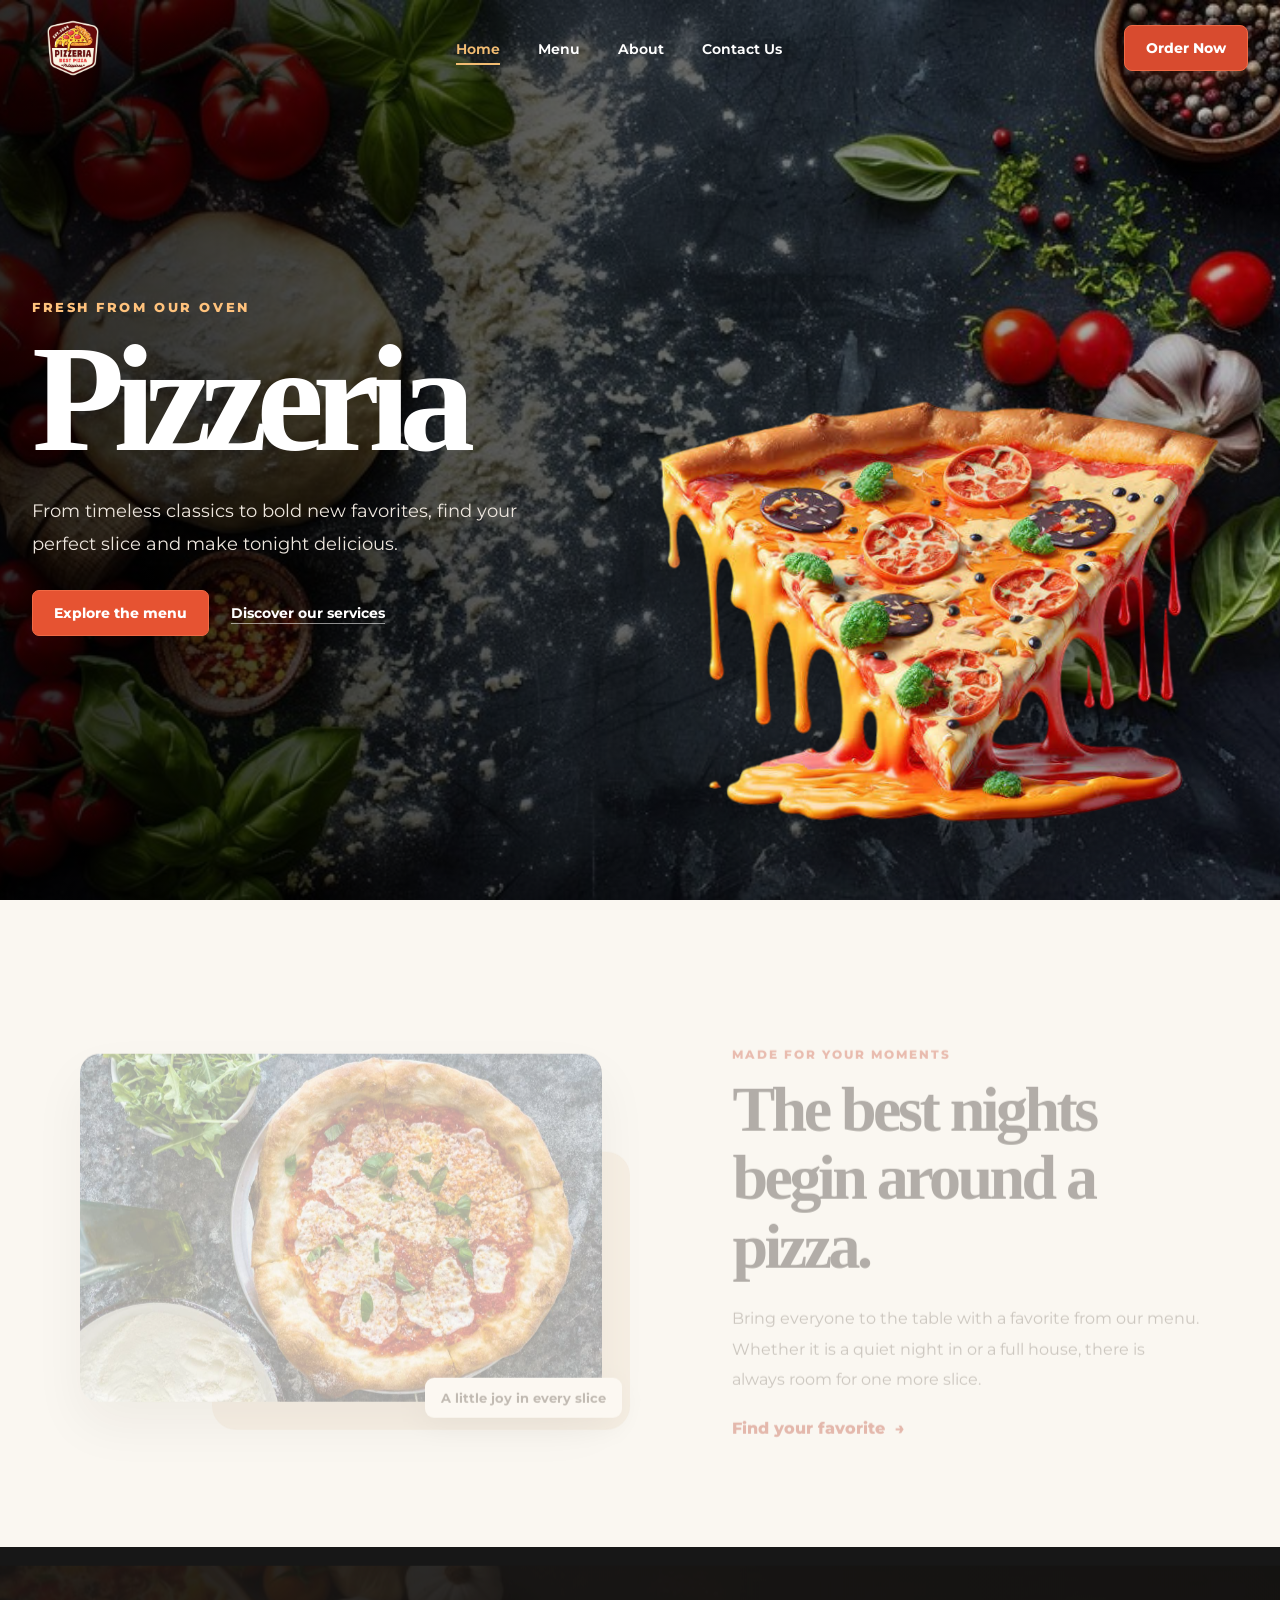
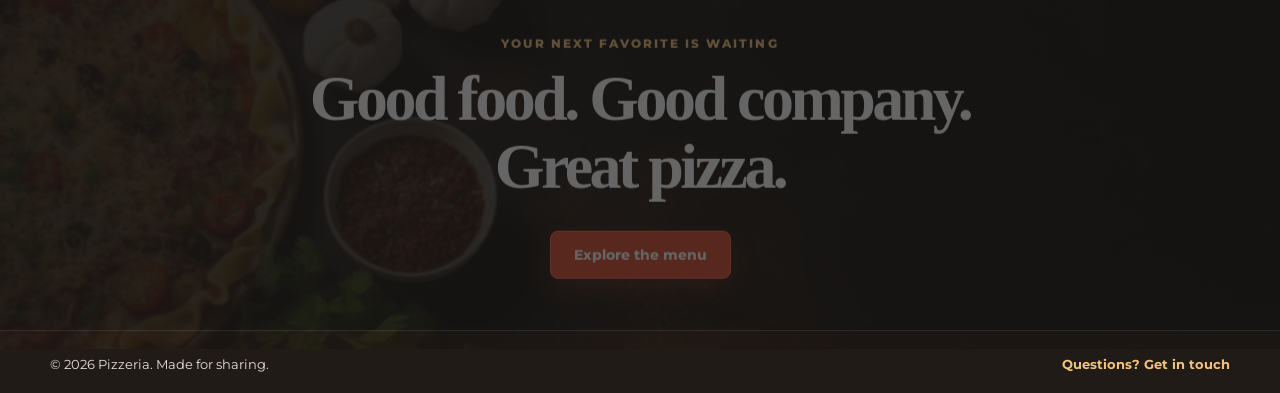
<file: index.html>
<!DOCTYPE html>
<html lang="en">
<head>
    <meta charset="UTF-8">
    <meta name="viewport" content="width=device-width, initial-scale=1">
    <meta http-equiv="refresh" content="0; url=home.html">
    <link rel="canonical" href="home.html">
    <title>Pizzeria</title>
</head>
<body>
    <p>Opening Pizzeria… <a href="home.html">Continue to the home page</a>.</p>
</body>
</html>
</file>
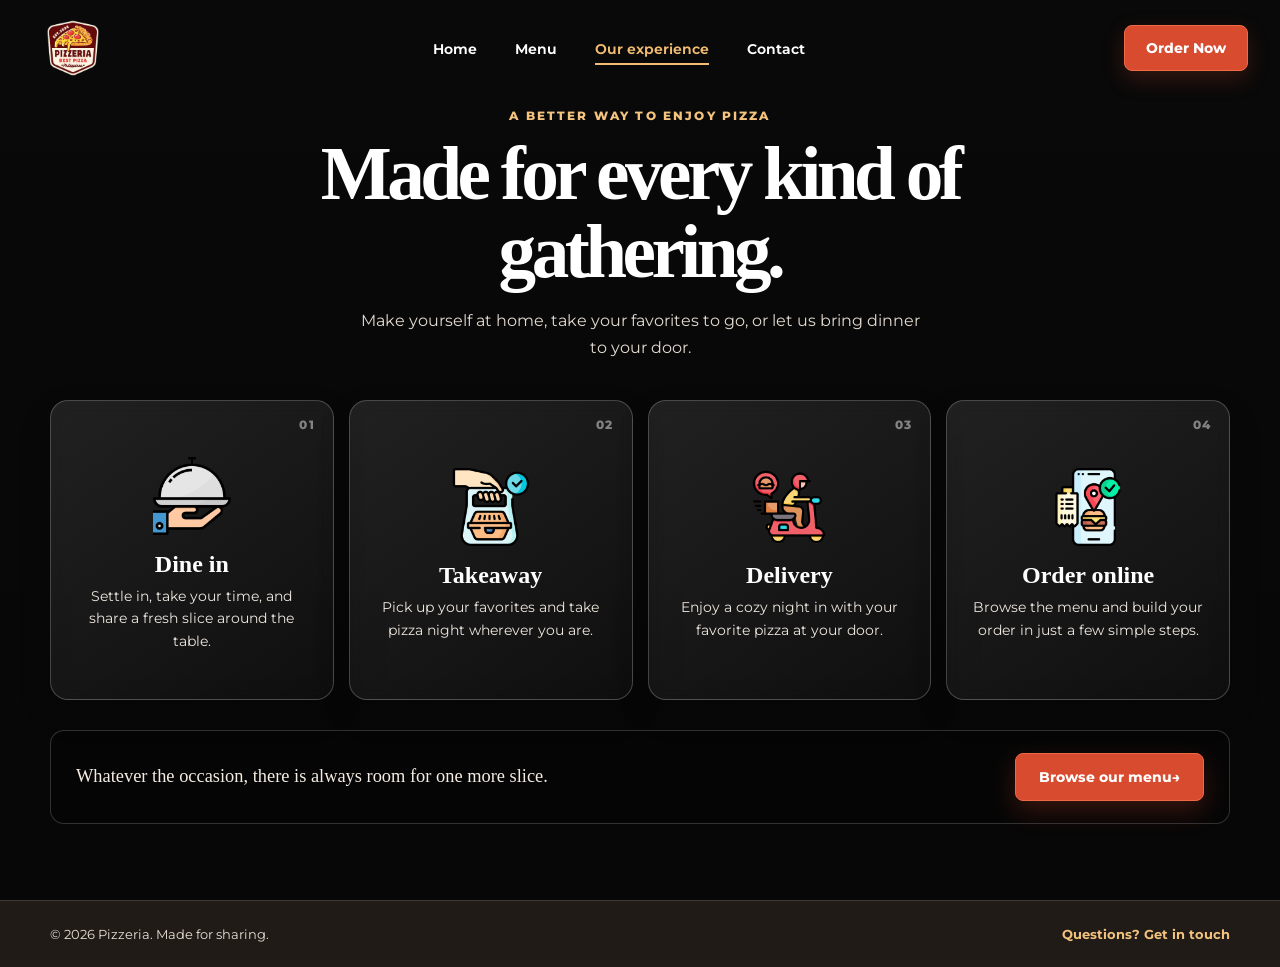
<file: about.html>
<!DOCTYPE html>
<html lang="en">
<head>
    <meta charset="UTF-8">
    <meta name="viewport" content="width=device-width, initial-scale=1">
    <meta name="description" content="Explore Pizzeria's dine-in, takeaway, delivery and online ordering options.">
    <meta name="theme-color" content="#171717">
    <title>Our Experience | Pizzeria</title>
    <link rel="icon" href="fav.ico.png" type="image/png">
    <link rel="preconnect" href="https://fonts.googleapis.com">
    <link rel="preconnect" href="https://fonts.gstatic.com" crossorigin>
    <link href="https://fonts.googleapis.com/css2?family=Montserrat:wght@400;500;600;700;800&display=swap" rel="stylesheet">
    <link rel="stylesheet" href="style.css">
    <link rel="stylesheet" href="brand.css">
</head>
<body>
    <main class="hero">
        <video autoplay loop muted playsinline class="pizzavid" aria-hidden="true">
            <source src="vid.mp4" type="video/mp4">
        </video>
        <nav aria-label="Main navigation">
            <a class="logo" href="home.html"><img src="logo.png" alt="Pizzeria home"></a>
            <ul>
                <li><a href="home.html">Home</a></li>
                <li><a href="ordernow.html">Menu</a></li>
                <li><a href="about.html" aria-current="page">Our experience</a></li>
                <li><a href="contact.html">Contact</a></li>
            </ul>
            <a class="nav-cta" href="ordernow.html">Order Now</a>
        </nav>

        <section class="container services-page" aria-labelledby="servicesTitle">
            <header class="services-intro" data-reveal>
                <p class="section-kicker">A BETTER WAY TO ENJOY PIZZA</p>
                <h1 id="servicesTitle">Made for every kind of gathering.</h1>
                <p>Make yourself at home, take your favorites to go, or let us bring dinner to your door.</p>
            </header>
            <div class="all-services">
                <article class="service" data-reveal>
                    <span class="service-number">01</span>
                    <img src="dine.png" alt="" aria-hidden="true">
                    <h2 class="title">Dine in</h2>
                    <p class="subcontent">Settle in, take your time, and share a fresh slice around the table.</p>
                </article>
                <article class="service" data-reveal>
                    <span class="service-number">02</span>
                    <img src="takeout.png" alt="" aria-hidden="true">
                    <h2 class="title">Takeaway</h2>
                    <p class="subcontent">Pick up your favorites and take pizza night wherever you are.</p>
                </article>
                <article class="service" data-reveal>
                    <span class="service-number">03</span>
                    <img src="deliver.png" alt="" aria-hidden="true">
                    <h2 class="title">Delivery</h2>
                    <p class="subcontent">Enjoy a cozy night in with your favorite pizza at your door.</p>
                </article>
                <article class="service" data-reveal>
                    <span class="service-number">04</span>
                    <img src="order.png" alt="" aria-hidden="true">
                    <h2 class="title">Order online</h2>
                    <p class="subcontent">Browse the menu and build your order in just a few simple steps.</p>
                </article>
            </div>
            <div class="services-cta" data-reveal>
                <p>Whatever the occasion, there is always room for one more slice.</p>
                <a class="brand-cta" href="ordernow.html">Browse our menu <span aria-hidden="true">→</span></a>
            </div>
        </section>
    </main>
    <footer class="site-footer">
        <p>© <span data-current-year>2026</span> Pizzeria. Made for sharing.</p>
        <a href="contact.html">Questions? Get in touch</a>
    </footer>
    <script src="site.js" defer></script>
</body>
</html>
</file>
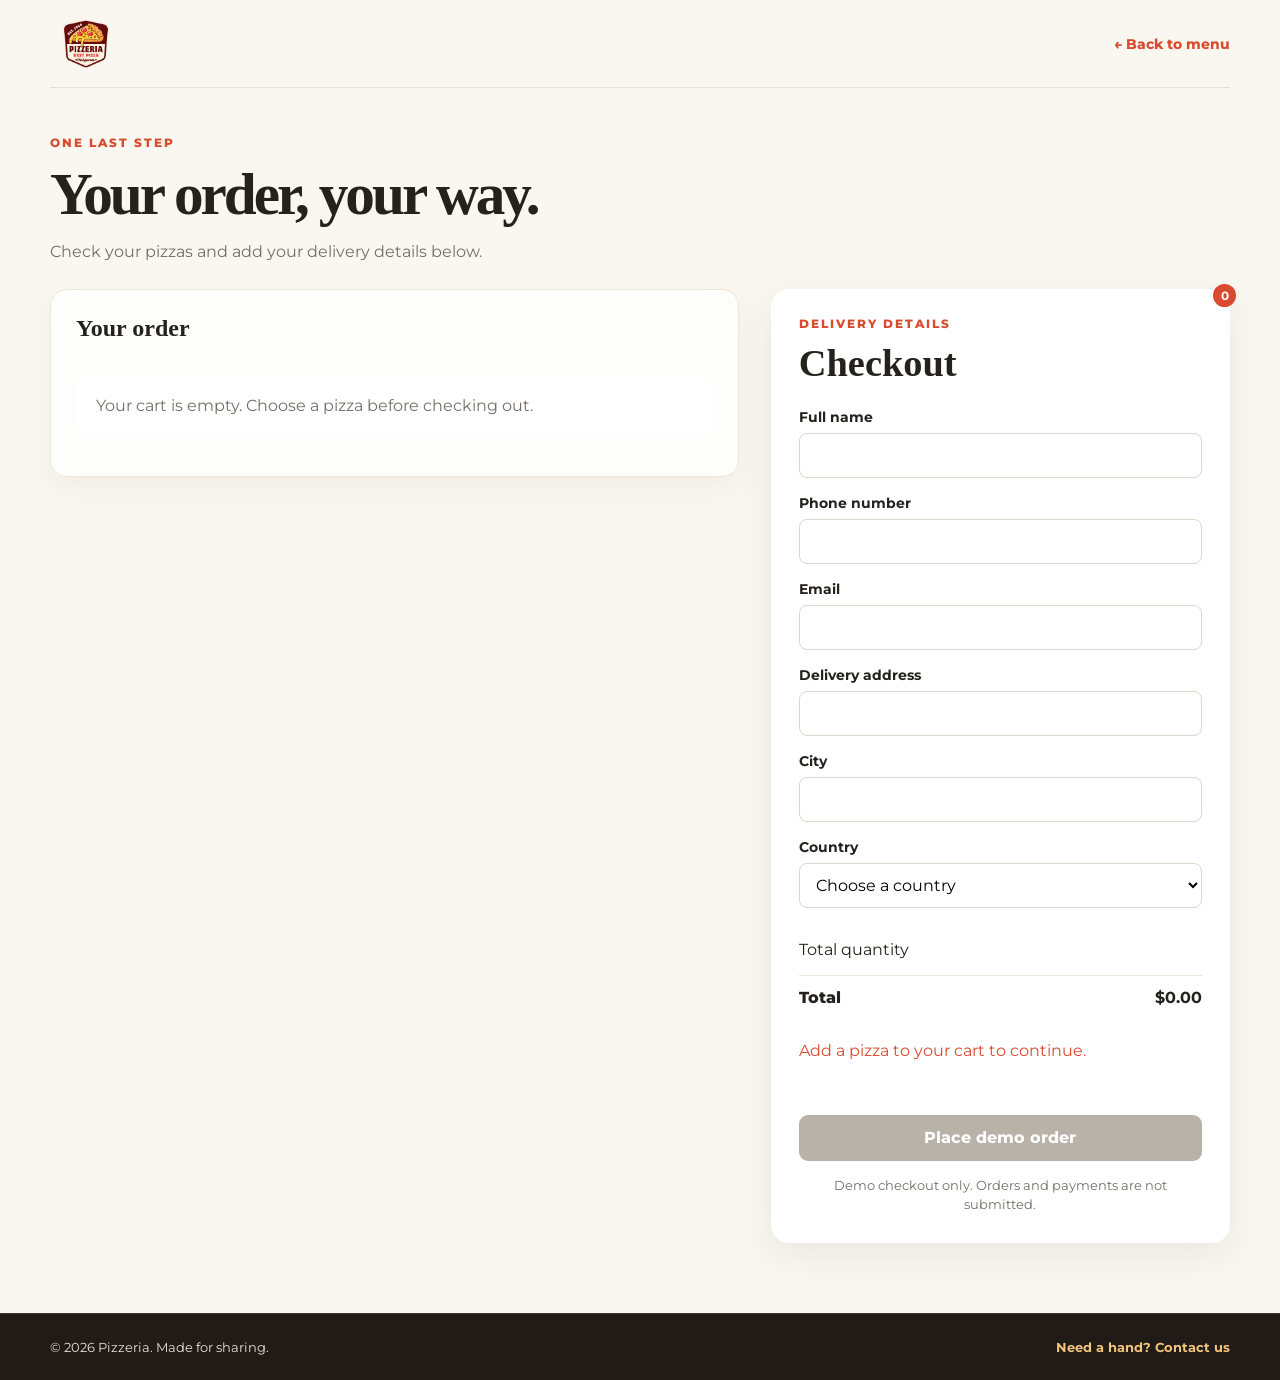
<file: checkout.html>
<!DOCTYPE html>
<html lang="en">
<head>
    <meta charset="UTF-8">
    <meta name="viewport" content="width=device-width, initial-scale=1">
    <meta name="theme-color" content="#faf7f1">
    <title>Checkout | Pizzeria</title>
    <link rel="icon" href="fav.ico.png" type="image/png">
    <link rel="preconnect" href="https://fonts.googleapis.com">
    <link rel="preconnect" href="https://fonts.gstatic.com" crossorigin>
    <link href="https://fonts.googleapis.com/css2?family=Montserrat:wght@400;500;600;700;800&display=swap" rel="stylesheet">
    <link rel="stylesheet" href="style2.css">
    <link rel="stylesheet" href="brand.css">
</head>
<body>
    <header class="checkoutHeader container">
        <a class="checkoutBrand" href="home.html"><img src="logo.png" alt="Pizzeria home"></a>
        <a class="checkoutBack" href="ordernow.html">← Back to menu</a>
    </header>
    <main class="container checkoutPage">
        <section class="returnCart">
            <div class="checkoutIntro" data-reveal>
                <p class="eyebrow">ONE LAST STEP</p>
                <h1>Your order, your way.</h1>
                <p>Check your pizzas and add your delivery details below.</p>
            </div>
            <div class="checkoutLayout">
                <div class="orderSummary" data-reveal>
                    <h2>Your order</h2>
                    <div class="list" aria-live="polite"></div>
                </div>
                <section class="right" aria-labelledby="checkoutTitle" data-reveal>
                    <p class="eyebrow">DELIVERY DETAILS</p>
                    <h1 id="checkoutTitle">Checkout</h1>
                    <form class="form" id="checkoutForm">
                        <div class="group">
                            <label for="fullName">Full name</label>
                            <input type="text" id="fullName" name="fullName" autocomplete="name" required>
                        </div>
                        <div class="group">
                            <label for="phoneNumber">Phone number</label>
                            <input type="tel" id="phoneNumber" name="phoneNumber" autocomplete="tel" required>
                        </div>
                        <div class="group">
                            <label for="email">Email</label>
                            <input type="email" id="email" name="email" autocomplete="email" required>
                        </div>
                        <div class="group">
                            <label for="address">Delivery address</label>
                            <input type="text" id="address" name="address" autocomplete="street-address" required>
                        </div>
                        <div class="group">
                            <label for="city">City</label>
                            <input type="text" id="city" name="city" autocomplete="address-level2" required>
                        </div>
                        <div class="group">
                            <label for="country">Country</label>
                            <select id="country" name="country" autocomplete="country-name" required>
                                <option value="">Choose a country</option>
                                <option value="Philippines">Philippines</option>
                            </select>
                        </div>
                        <div class="return">
                            <div class="row">
                                <span>Total quantity</span>
                                <strong class="totalQuantity">0</strong>
                            </div>
                            <div class="row">
                                <span>Total</span>
                                <strong class="totalPrice">$0.00</strong>
                            </div>
                        </div>
                        <p class="checkoutStatus" role="status" aria-live="polite"></p>
                        <button class="buttoncheckout" type="submit" disabled>Place demo order</button>
                    </form>
                    <p class="demoNotice">Demo checkout only. Orders and payments are not submitted.</p>
                </section>
            </div>
        </section>
    </main>
    <footer class="site-footer">
        <p>© <span data-current-year>2026</span> Pizzeria. Made for sharing.</p>
        <a href="contact.html">Need a hand? Contact us</a>
    </footer>
    <script src="script.js"></script>
    <script src="checkout.js"></script>
    <script src="site.js" defer></script>
</body>
</html>
</file>
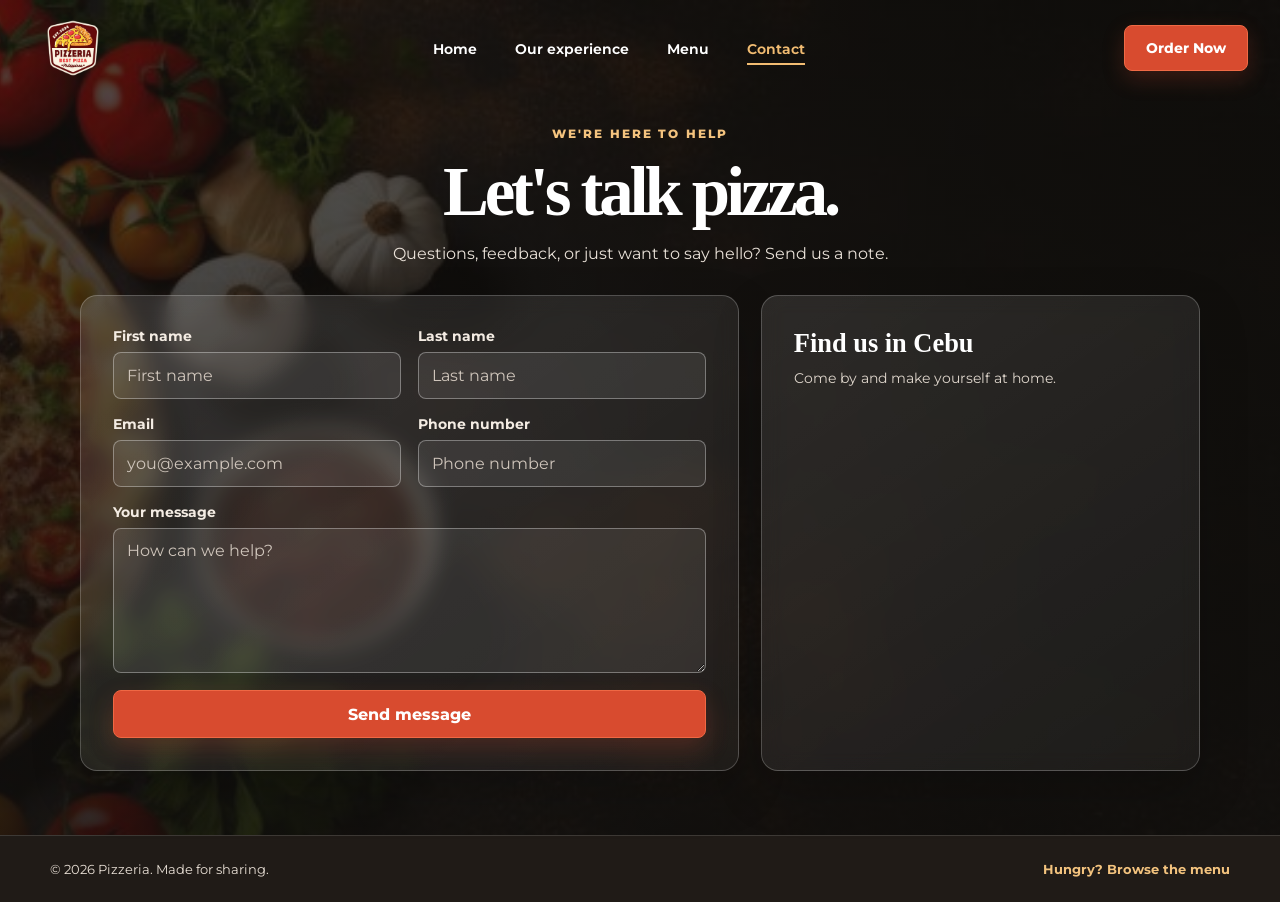
<file: contact.html>
<!DOCTYPE html>
<html lang="en">
<head>
    <meta charset="utf-8">
    <meta name="viewport" content="width=device-width, initial-scale=1">
    <meta name="description" content="Get in touch with Pizzeria. We would love to hear from you.">
    <title>Contact Us | Pizzeria</title>
    <link rel="icon" href="fav.ico.png" type="image/png">
    <link rel="preconnect" href="https://fonts.googleapis.com">
    <link rel="preconnect" href="https://fonts.gstatic.com" crossorigin>
    <link href="https://fonts.googleapis.com/css2?family=Montserrat:wght@400;500;600;700;800&display=swap" rel="stylesheet">
    <link rel="stylesheet" href="contact.css">
    <link rel="stylesheet" href="brand.css">
</head>
<body>
    <nav aria-label="Main navigation">
        <a class="logo" href="home.html"><img src="logo.png" alt="Pizzeria home"></a>
        <ul>
            <li><a href="home.html">Home</a></li>
            <li><a href="about.html">Our experience</a></li>
            <li><a href="ordernow.html">Menu</a></li>
            <li><a href="contact.html" aria-current="page">Contact</a></li>
        </ul>
        <a class="nav-cta" href="ordernow.html">Order Now</a>
    </nav>
    <main>
        <header class="intro" data-reveal>
            <p class="section-kicker">WE'RE HERE TO HELP</p>
            <h1>Let's talk pizza.</h1>
            <p>Questions, feedback, or just want to say hello? Send us a note.</p>
        </header>
        <div class="contact-layout">
            <form method="POST" action="https://api.web3forms.com/submit" data-reveal>
                <input type="hidden" name="access_key" value="7e12573a-c512-450d-a9e0-dc82297b0438">
                <input type="hidden" name="subject" value="New Pizzeria contact message">
                <div class="field">
                    <label for="firstname">First name</label>
                    <input id="firstname" name="name" type="text" autocomplete="given-name" placeholder="First name" required>
                </div>
                <div class="field">
                    <label for="lastname">Last name</label>
                    <input id="lastname" name="lastname" type="text" autocomplete="family-name" placeholder="Last name" required>
                </div>
                <div class="field">
                    <label for="email">Email</label>
                    <input id="email" name="email" type="email" autocomplete="email" placeholder="you@example.com" required>
                </div>
                <div class="field">
                    <label for="phone">Phone number</label>
                    <input id="phone" name="phone" type="tel" autocomplete="tel" placeholder="Phone number">
                </div>
                <div class="field full">
                    <label for="message">Your message</label>
                    <textarea id="message" name="message" placeholder="How can we help?" required></textarea>
                </div>
                <div class="field full">
                    <button type="submit">Send message</button>
                </div>
            </form>
            <section class="map" aria-label="Find us" data-reveal>
                <h2>Find us in Cebu</h2>
                <p>Come by and make yourself at home.</p>
                <iframe title="Map showing Cebu I.T. Park" src="https://www.google.com/maps/embed?pb=!1m14!1m8!1m3!1d15700.84577225918!2d123.9055626!3d10.3249566!3m2!1i1024!2i768!4f13.1!3m3!1m2!1s0x33a99921dc1502cd%3A0x14da459df63f6995!2sCebu%20I.T.%20Park!5e0!3m2!1sen!2sph!4v1729648898995!5m2!1sen!2sph" loading="lazy" referrerpolicy="no-referrer-when-downgrade" allowfullscreen></iframe>
            </section>
        </div>
    </main>
    <footer class="site-footer">
        <p>© <span data-current-year>2026</span> Pizzeria. Made for sharing.</p>
        <a href="ordernow.html">Hungry? Browse the menu</a>
    </footer>
    <script src="site.js" defer></script>
</body>
</html>
</file>
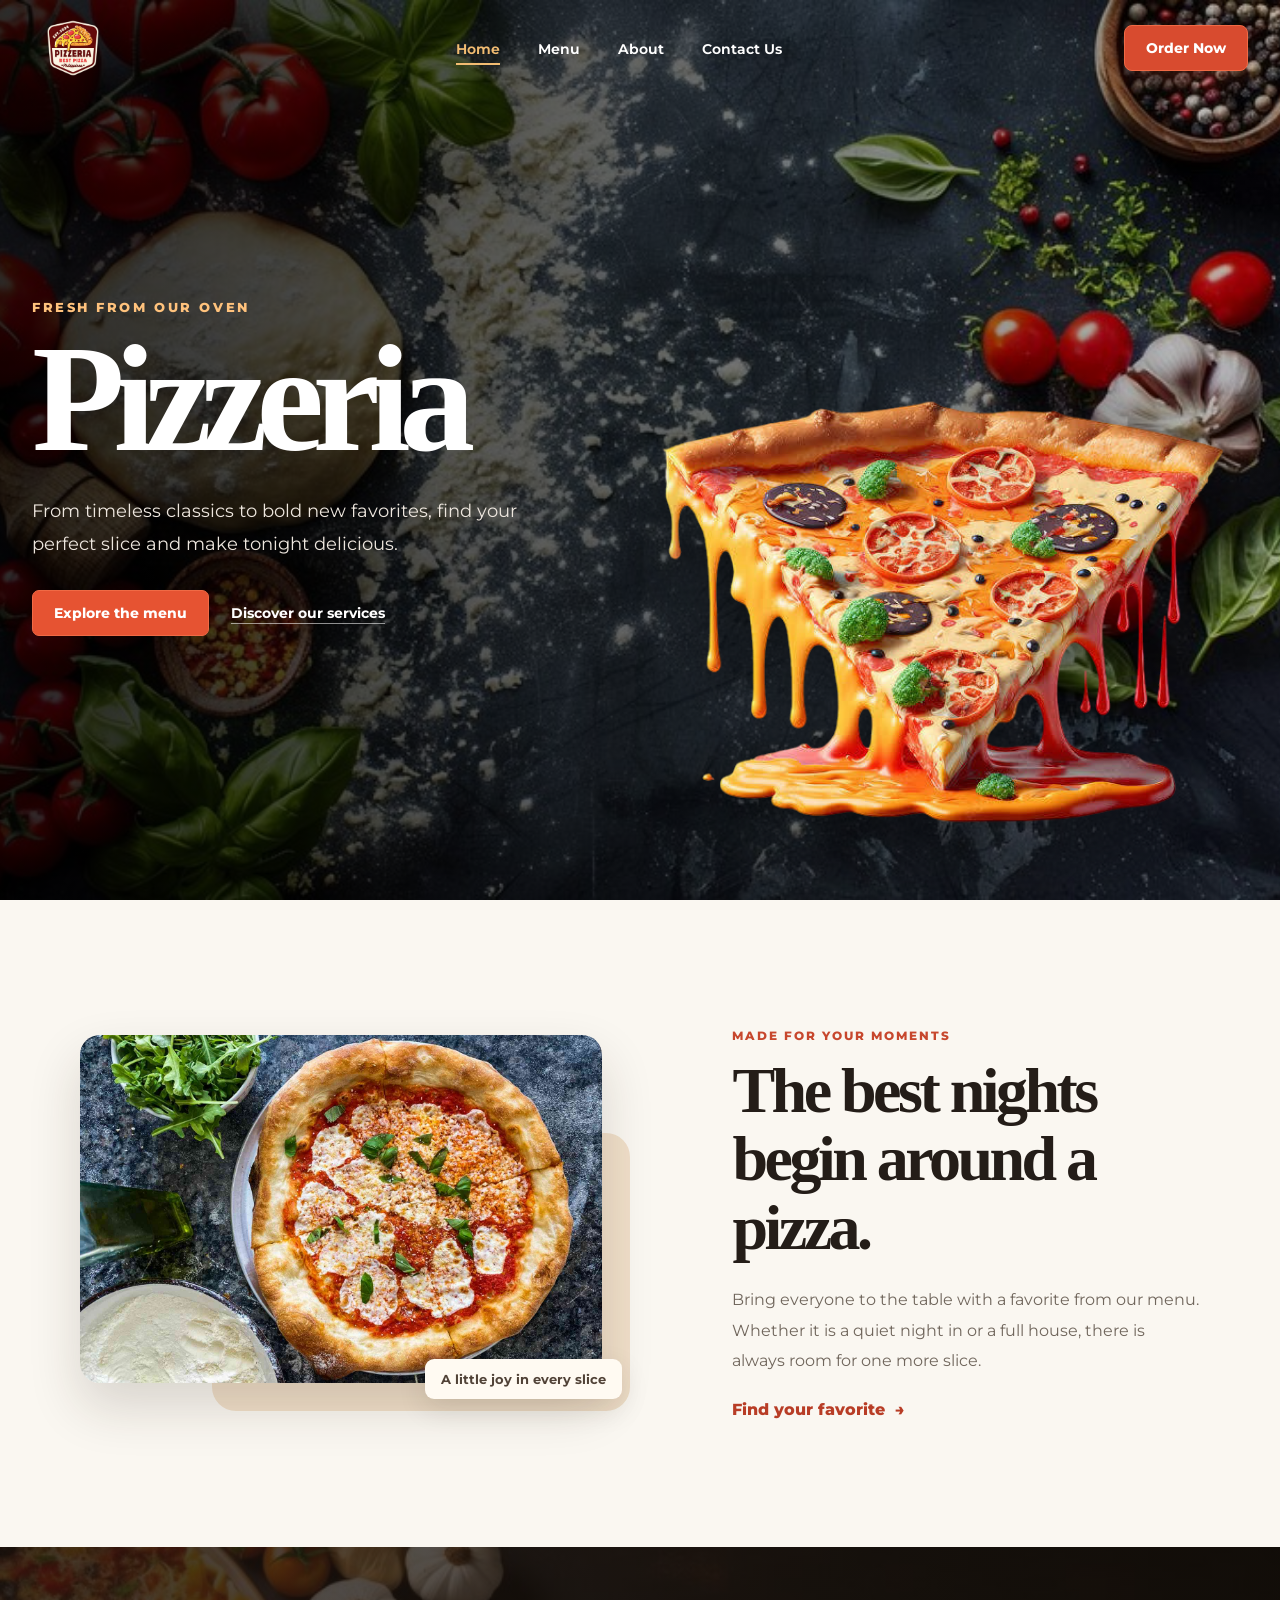
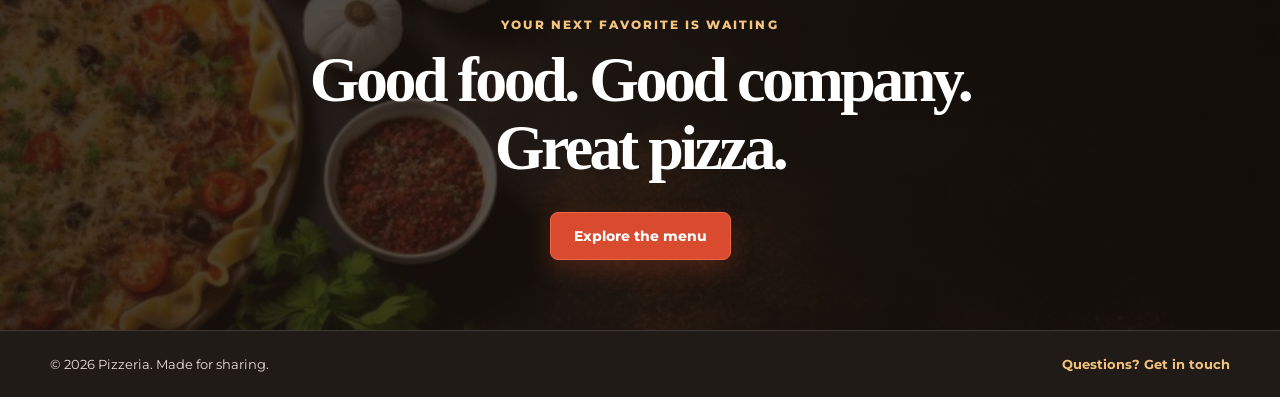
<file: home.html>
<!DOCTYPE html>
<html lang="en">
<head>
    <meta charset="UTF-8">
    <meta name="viewport" content="width=device-width, initial-scale=1.0">
    <meta name="description" content="Freshly made pizza for dine-in, takeout and delivery. Explore the Pizzeria menu and order online.">
    <meta name="theme-color" content="#171717">
    <title>Pizzeria | Fresh pizza, made for sharing</title>
    <link rel="stylesheet" href="style1.css">
    <link rel="stylesheet" href="brand.css">
    <link rel="icon" href="fav.ico.png" sizes="32x32" type="image/png">
    <link rel="preconnect" href="https://fonts.googleapis.com">
    <link rel="preconnect" href="https://fonts.gstatic.com" crossorigin>
    <link href="https://fonts.googleapis.com/css2?family=Montserrat:ital,wght@0,100;0,200;0,300;0,400;0,500;0,600;0,700;0,800;0,900;1,100;1,200;1,300;1,400;1,500;1,600;1,700;1,800;1,900&display=swap" rel="stylesheet">


</head> 
<body>
    <div class="hero">
        <nav>
            <div class="logo">
                <img src="logo.png" alt="Pizzeria Logo">
            </div>
            <ul aria-label="Main navigation">
                <li><a href="home.html" aria-current="page">Home</a></li>
                <li><a href="ordernow.html">Menu</a></li>
                <li><a href="about.html">About</a></li>
                <li><a href="contact.html">Contact Us</a></li>
            </ul>
            <a href="ordernow.html" class="nav-cta">Order Now</a>

        </nav>

        <div class="content" data-reveal>
            <p class="eyebrow">FRESH FROM OUR OVEN</p>
            <h1>Pizzeria</h1>
            <p>From timeless classics to bold new favorites, find your perfect slice and make tonight delicious.</p>
            <div class="hero-actions">
                <a href="ordernow.html" class="btn">Explore the menu</a>
                <a href="about.html" class="text-link">Discover our services</a>
            </div>
        </div>

        <div class="main-img">
            <img src="pizzah.png" alt="Delicious Pizza">
        </div>
    </div>
    <main>
        <section class="home-story" aria-labelledby="storyTitle">
            <div class="story-image" data-reveal>
                <img src="images/2.webp" alt="Freshly baked pepperoni pizza">
                <span class="image-note">A little joy in every slice</span>
            </div>
            <div class="story-copy" data-reveal>
                <p class="section-kicker">MADE FOR YOUR MOMENTS</p>
                <h2 id="storyTitle">The best nights begin around a pizza.</h2>
                <p>Bring everyone to the table with a favorite from our menu. Whether it is a quiet night in or a full house, there is always room for one more slice.</p>
                <a class="story-link" href="ordernow.html">Find your favorite <span aria-hidden="true">→</span></a>
            </div>
        </section>
        <section class="home-menu-callout" data-reveal>
            <p class="section-kicker">YOUR NEXT FAVORITE IS WAITING</p>
            <h2>Good food. Good company. Great pizza.</h2>
            <a class="brand-cta" href="ordernow.html">Explore the menu</a>
        </section>
    </main>
    <footer class="site-footer">
        <p>© <span data-current-year>2026</span> Pizzeria. Made for sharing.</p>
        <a href="contact.html">Questions? Get in touch</a>
    </footer>
    <script src="site.js" defer></script>
</body>
</html>
</file>
<file: style.css>
* {
    box-sizing: border-box;
}

body {
    margin: 0;
    min-width: 320px;
    font-family: "Montserrat", Arial, sans-serif;
    background: #171717;
}

.hero {
    position: relative;
    min-height: 100vh;
    min-height: 100svh;
    overflow: hidden;
    color: #fff;
    background: #171717;
}

.hero::after {
    position: absolute;
    z-index: 0;
    inset: 0;
    background: linear-gradient(rgb(0 0 0 / 62%), rgb(0 0 0 / 70%));
    content: "";
    pointer-events: none;
}

.pizzavid {
    position: absolute;
    z-index: 0;
    inset: 0;
    width: 100%;
    height: 100%;
    object-fit: cover;
}

nav {
    position: relative;
    z-index: 1;
    display: flex;
    width: min(1240px, calc(100% - 64px));
    min-height: 102px;
    align-items: center;
    justify-content: space-between;
    gap: 28px;
    margin-inline: auto;
}

.logo img {
    display: block;
    width: 88px;
    height: 70px;
    object-fit: contain;
}

nav ul {
    display: flex;
    align-items: center;
    gap: clamp(16px, 3vw, 38px);
    margin: 0;
    padding: 0;
    list-style: none;
}

nav ul a {
    color: #fff;
    font-size: 0.88rem;
    font-weight: 650;
    text-decoration: none;
}

nav ul a:hover {
    color: #ffd083;
}

.nav-cta {
    display: inline-flex;
    min-height: 46px;
    align-items: center;
    justify-content: center;
    padding: 0 21px;
    border: 1px solid #f06a45;
    border-radius: 7px;
    background: #e65332;
    color: white;
    font-size: 0.85rem;
    font-weight: 750;
    text-decoration: none;
}

.nav-cta:hover {
    background: #c94325;
}

.container {
    position: relative;
    z-index: 1;
    width: min(1180px, calc(100% - 40px));
    margin: 28px auto 0;
    padding-bottom: 58px;
    text-align: center;
}

.services-page {
    margin-top: 12px;
    text-align: left;
}

.services-intro {
    max-width: 720px;
    margin: 0 auto 38px;
    text-align: center;
}

.services-intro .section-kicker {
    margin: 0 0 12px;
    color: #f4c37e;
    font-size: 0.75rem;
    font-weight: 800;
    letter-spacing: 0.18em;
}

.services-intro h1 {
    margin: 0;
    font-family: Georgia, serif;
    font-size: clamp(2.7rem, 6vw, 4.7rem);
    letter-spacing: -0.06em;
    line-height: 1.04;
}

.services-intro > p:last-child {
    max-width: 570px;
    margin: 17px auto 0;
    color: #e4dbd0;
    font-size: 0.98rem;
    line-height: 1.7;
}

.all-services {
    display: grid;
    grid-template-columns: repeat(4, minmax(0, 1fr));
    gap: 15px;
}

.service {
    position: relative;
    display: flex;
    min-height: 300px;
    flex-direction: column;
    align-items: center;
    justify-content: center;
    overflow: hidden;
    padding: 28px 21px;
    border: 1px solid rgb(255 255 255 / 22%);
    border-radius: 18px;
    background: linear-gradient(145deg, rgb(255 255 255 / 10%), rgb(255 255 255 / 3%));
    box-shadow: 0 14px 35px rgb(0 0 0 / 12%);
    backdrop-filter: blur(8px);
    text-align: center;
    transition: transform 260ms ease, border-color 260ms ease, background 260ms ease, box-shadow 260ms ease;
}

.service:hover {
    transform: translateY(-7px);
    border-color: rgb(244 195 126 / 65%);
    background: linear-gradient(145deg, rgb(255 255 255 / 14%), rgb(255 255 255 / 5%));
    box-shadow: 0 24px 44px rgb(0 0 0 / 24%);
}

.service-number {
    position: absolute;
    top: 17px;
    right: 18px;
    color: rgb(255 255 255 / 46%);
    font-size: 0.72rem;
    font-weight: 800;
    letter-spacing: 0.1em;
}

.service .title {
    margin: 3px 0 7px;
    font-family: Georgia, serif;
    font-size: 1.5rem;
}

.service img {
    width: 78px;
    height: 78px;
    margin: 10px 0 13px;
    object-fit: contain;
    transition: transform 260ms ease;
}

.service:hover img {
    transform: scale(1.08) rotate(-4deg);
}

.service .subcontent {
    margin: 0;
    color: #eee7df;
    font-size: 0.88rem;
    line-height: 1.6;
}

.services-cta {
    display: flex;
    align-items: center;
    justify-content: space-between;
    gap: 20px;
    margin-top: 30px;
    padding: 22px 25px;
    border: 1px solid rgb(255 255 255 / 18%);
    border-radius: 14px;
    background: rgb(0 0 0 / 24%);
}

.services-cta p {
    margin: 0;
    color: #f4ece3;
    font-family: Georgia, serif;
    font-size: 1.15rem;
}

.services-cta .brand-cta {
    flex: 0 0 auto;
}

@media (max-width: 900px) {
    .all-services {
        grid-template-columns: repeat(2, minmax(0, 1fr));
    }
}

@media (max-width: 420px) {
    .all-services {
        grid-template-columns: 1fr;
    }

    .service {
        min-height: 235px;
    }
}

@media (max-width: 650px) {
    .services-page {
        margin-top: 24px;
    }

    .services-cta {
        align-items: flex-start;
        flex-direction: column;
    }

    .services-cta p {
        font-size: 1.08rem;
    }
}

@media (prefers-reduced-motion: reduce) {
    *,
    *::before,
    *::after {
        scroll-behavior: auto !important;
        transition-duration: 0.01ms !important;
    }
}
</file>
<file: brand.css>
:root {
    --brand-ink: #241d18;
    --brand-muted: #786e65;
    --brand-paper: #faf7f1;
    --brand-red: #d84b2f;
    --brand-gold: #f2bc72;
}

html {
    scroll-behavior: smooth;
}

body:not(.storefront) nav {
    position: relative;
    z-index: 3;
    display: flex;
    width: min(1240px, calc(100% - 64px));
    min-height: 96px;
    align-items: center;
    justify-content: space-between;
    gap: 28px;
    margin-inline: auto;
    padding: 0;
}

body:not(.storefront) nav .logo img {
    display: block;
    width: 82px;
    height: 68px;
    object-fit: contain;
}

body:not(.storefront) nav ul {
    display: flex;
    align-items: center;
    gap: clamp(17px, 3vw, 38px);
    margin: 0;
    padding: 0;
    list-style: none;
}

body:not(.storefront) nav ul a {
    position: relative;
    color: #fff;
    font-size: 0.88rem;
    font-weight: 650;
    text-decoration: none;
    transition: color 180ms ease;
}

body:not(.storefront) nav ul a::after {
    position: absolute;
    right: 0;
    bottom: -7px;
    left: 0;
    height: 2px;
    background: var(--brand-gold);
    content: "";
    transform: scaleX(0);
    transform-origin: left;
    transition: transform 180ms ease;
}

body:not(.storefront) nav ul a:hover,
body:not(.storefront) nav ul a[aria-current="page"] {
    color: var(--brand-gold);
}

body:not(.storefront) nav ul a:hover::after,
body:not(.storefront) nav ul a[aria-current="page"]::after {
    transform: scaleX(1);
}

body:not(.storefront) nav .nav-cta {
    display: inline-flex;
    min-height: 46px;
    align-items: center;
    justify-content: center;
    padding: 0 21px;
    border: 1px solid #f06a45;
    border-radius: 8px;
    background: var(--brand-red);
    box-shadow: 0 8px 22px rgb(216 75 47 / 22%);
    color: #fff;
    font-size: 0.85rem;
    font-weight: 750;
    text-decoration: none;
    transition: transform 180ms ease, box-shadow 180ms ease, background 180ms ease;
}

body:not(.storefront) nav .nav-cta:hover {
    transform: translateY(-2px);
    background: #c94325;
    box-shadow: 0 12px 28px rgb(216 75 47 / 30%);
}

body:not(.storefront) :focus-visible {
    outline: 3px solid var(--brand-gold);
    outline-offset: 4px;
}

.site-footer {
    display: flex;
    align-items: center;
    justify-content: space-between;
    gap: 20px;
    padding: 25px max(24px, calc((100% - 1180px) / 2));
    border-top: 1px solid rgb(255 255 255 / 13%);
    background: #201b17;
    color: #e8dfd5;
    font-size: 0.82rem;
}

.site-footer p {
    margin: 0;
}

.site-footer a {
    color: #f3c37e;
    font-weight: 700;
    text-decoration: none;
}

.site-footer a:hover {
    text-decoration: underline;
    text-underline-offset: 4px;
}

.scroll-progress {
    position: fixed;
    z-index: 20;
    inset: 0 auto auto 0;
    width: 100%;
    height: 3px;
    background: linear-gradient(90deg, #e65332, #f2bc72);
    transform: scaleX(0);
    transform-origin: left;
    pointer-events: none;
}

.has-reveal [data-reveal] {
    opacity: 0;
    transform: translateY(22px);
    transition: opacity 650ms ease, transform 650ms cubic-bezier(.2, .7, .25, 1);
}

.has-reveal [data-reveal].is-visible {
    opacity: 1;
    transform: translateY(0);
}

.brand-cta {
    display: inline-flex;
    min-height: 48px;
    align-items: center;
    justify-content: center;
    padding: 0 23px;
    border: 1px solid #ef6844;
    border-radius: 8px;
    background: var(--brand-red);
    box-shadow: 0 10px 24px rgb(216 75 47 / 24%);
    color: #fff;
    font-size: 0.9rem;
    font-weight: 750;
    text-decoration: none;
    transition: transform 180ms ease, box-shadow 180ms ease, background 180ms ease;
}

.brand-cta:hover {
    transform: translateY(-2px);
    background: #c94325;
    box-shadow: 0 14px 30px rgb(216 75 47 / 32%);
}

@media (max-width: 760px) {
    body:not(.storefront) nav {
        width: calc(100% - 36px);
        min-height: 80px;
        flex-wrap: wrap;
        gap: 11px;
        padding: 0;
    }

    body:not(.storefront) nav .logo img {
        width: 65px;
        height: 56px;
    }

    body:not(.storefront) nav ul {
        order: 3;
        width: 100%;
        justify-content: center;
        gap: clamp(14px, 5vw, 24px);
        padding-bottom: 12px;
    }

    body:not(.storefront) nav ul a {
        font-size: 0.79rem;
    }

    body:not(.storefront) nav .nav-cta {
        min-height: 40px;
        padding-inline: 15px;
        font-size: 0.78rem;
    }
}

@media (max-width: 480px) {
    .site-footer {
        align-items: flex-start;
        flex-direction: column;
        gap: 8px;
        padding: 22px;
    }
}

@media (prefers-reduced-motion: reduce) {
    html {
        scroll-behavior: auto;
    }

    .has-reveal [data-reveal] {
        opacity: 1;
        transform: none;
        transition: none;
    }

    *,
    *::before,
    *::after {
        scroll-behavior: auto !important;
        animation-duration: 0.01ms !important;
        animation-iteration-count: 1 !important;
        transition-duration: 0.01ms !important;
    }
}
</file>
<file: style2.css>
:root {
  color-scheme: light;
  font-family: "Montserrat", "Segoe UI", Arial, sans-serif;
  color: #25221e;
  background: #faf7f1;
  font-synthesis: none;
  text-rendering: optimizeLegibility;
  --accent: #d84b2f;
  --ink: #25221e;
  --muted: #746e66;
}

* {
  box-sizing: border-box;
}

body {
  margin: 0;
  min-width: 320px;
  overflow-x: hidden;
}

body.cart-open {
  overflow: hidden;
}

.cartToast {
  position: fixed;
  z-index: 6;
  top: 108px;
  right: max(24px, calc((100vw - 1180px) / 2));
  display: grid;
  width: min(390px, calc(100vw - 32px));
  grid-template-columns: 52px minmax(0, 1fr) 28px;
  align-items: start;
  gap: 13px;
  padding: 19px;
  border: 1px solid rgb(255 255 255 / 76%);
  border-radius: 16px;
  background: rgb(255 253 249 / 97%);
  box-shadow: 0 22px 60px rgb(37 29 22 / 24%);
  opacity: 0;
  pointer-events: none;
  transform: translate3d(0, -12px, 0) scale(0.98);
  transition: opacity 200ms ease, transform 240ms cubic-bezier(.2, .75, .25, 1);
}

.cartToast.is-visible {
  opacity: 1;
  pointer-events: auto;
  transform: translate3d(0, 0, 0) scale(1);
}

.cartToast[aria-hidden="true"] {
  visibility: hidden;
}

.cartToast[aria-hidden="false"] {
  visibility: visible;
}

.cartToastImage {
  display: block;
  width: 52px;
  height: 52px;
  border-radius: 11px;
  background: #f0e9de;
  object-fit: cover;
  box-shadow: 0 4px 12px rgb(37 29 22 / 12%);
}

.cartToastContent {
  min-width: 0;
}

.cartToastEyebrow {
  margin: 0 0 5px;
  color: #8c5b36;
  font-size: 0.64rem;
  font-weight: 850;
  letter-spacing: 0.12em;
}

.cartToastName {
  overflow: hidden;
  margin: 0;
  color: var(--ink);
  font-family: Georgia, serif;
  font-size: 1.22rem;
  text-overflow: ellipsis;
  white-space: nowrap;
}

.cartToastQuantity {
  margin: 4px 0 13px;
  color: var(--muted);
  font-size: 0.82rem;
}

.cartToastTotal {
  display: flex;
  justify-content: space-between;
  gap: 10px;
  padding-top: 11px;
  border-top: 1px solid #ebe4db;
  color: var(--muted);
  font-size: 0.84rem;
}

.cartToastTotal strong {
  color: var(--ink);
  font-size: 0.95rem;
}

.cartToastView {
  width: 100%;
  min-height: 39px;
  margin-top: 13px;
  border: 0;
  border-radius: 8px;
  background: var(--accent);
  color: #fff;
  font-weight: 750;
  cursor: pointer;
  transition: background 150ms ease, transform 150ms ease;
}

.cartToastView:hover {
  transform: translateY(-1px);
  background: #b83b24;
}

.cartToastClose {
  width: 28px;
  height: 28px;
  padding: 0;
  border: 0;
  border-radius: 50%;
  background: #f1ece5;
  color: #63594f;
  font-size: 1.2rem;
  line-height: 1;
  cursor: pointer;
}

.cartFlyImage {
  position: fixed;
  z-index: 30;
  border: 3px solid #fff;
  border-radius: 50%;
  box-shadow: 0 8px 28px rgb(32 22 14 / 32%), 0 0 0 3px rgb(216 75 47 / 72%);
  object-fit: cover;
  pointer-events: none;
  will-change: transform, opacity;
}

a {
  color: inherit;
}

button,
input,
select {
  font: inherit;
}

button,
a {
  -webkit-tap-highlight-color: transparent;
}

button:focus-visible,
a:focus-visible,
input:focus-visible,
select:focus-visible {
  outline: 3px solid #f2a13b;
  outline-offset: 3px;
}

.container {
  width: min(1180px, calc(100% - 40px));
  margin-inline: auto;
}

.siteHeader {
  position: sticky;
  top: 0;
  z-index: 3;
  min-height: 92px;
  display: flex;
  align-items: center;
  justify-content: space-between;
  gap: 24px;
  padding-inline: 12px;
  border-bottom: 1px solid #e9e1d5;
  background: rgb(250 247 241 / 94%);
  backdrop-filter: blur(14px);
}

.brand img {
  display: block;
  width: 76px;
  height: 64px;
  object-fit: contain;
}

.siteHeader nav {
  display: flex;
  gap: clamp(18px, 4vw, 42px);
}

.siteHeader nav a {
  color: var(--muted);
  font-size: 0.95rem;
  font-weight: 650;
  text-decoration: none;
}

.siteHeader nav a:hover {
  color: var(--accent);
}

.siteHeader nav a[aria-current="page"] {
  color: var(--accent);
}

.iconCart {
  position: relative;
  width: 52px;
  height: 52px;
  padding: 8px;
  border: 0;
  border-radius: 50%;
  background: #fff;
  cursor: pointer;
}

.iconCart.has-new-item {
  animation: cart-bump 520ms cubic-bezier(.2, .8, .3, 1);
}

@keyframes cart-bump {
  35% { transform: scale(1.14); }
  70% { transform: scale(0.96); }
}

.iconCart img {
  width: 100%;
  height: 100%;
  object-fit: contain;
}

.totalQuantity {
  position: absolute;
  top: -5px;
  right: -6px;
  display: grid;
  min-width: 23px;
  height: 23px;
  padding-inline: 5px;
  place-items: center;
  border-radius: 50px;
  background: var(--accent);
  color: white;
  font-size: 0.75rem;
  font-weight: 700;
}

.menuIntro {
  padding: 62px 0 38px;
  text-align: center;
}

.menuIntro .eyebrow {
  margin: 0 0 12px;
  color: var(--accent);
  font-size: 0.78rem;
  font-weight: 800;
  letter-spacing: 0.17em;
}

.menuIntro h1 {
  margin: 0;
  font-family: Georgia, serif;
  font-size: clamp(2.2rem, 5vw, 3.7rem);
  letter-spacing: -0.04em;
}

.menuIntro > p:last-child {
  margin: 14px 0 0;
  color: var(--muted);
  font-size: 1.05rem;
}

.menuControls {
  display: flex;
  align-items: center;
  justify-content: space-between;
  gap: 16px;
  max-width: 760px;
  margin: 0 auto 12px;
  padding: 12px;
  border: 1px solid #eee6da;
  border-radius: 12px;
  background: rgb(255 255 255 / 76%);
}

.searchBox {
  flex: 1;
}

.searchBox input,
.sortBox select {
  min-height: 42px;
  border: 1px solid #e7ded2;
  border-radius: 8px;
  background: #fff;
  color: var(--ink);
}

.searchBox input {
  width: 100%;
  padding: 0 13px;
}

.sortBox {
  display: flex;
  align-items: center;
  gap: 8px;
  color: var(--muted);
  font-size: 0.85rem;
  font-weight: 650;
}

.sortBox select {
  padding: 0 10px;
  cursor: pointer;
}

.visuallyHidden {
  position: absolute;
  width: 1px;
  height: 1px;
  overflow: hidden;
  clip: rect(0, 0, 0, 0);
  white-space: nowrap;
  clip-path: inset(50%);
}

.menuCount {
  min-height: 1.2em;
  margin: 0 auto 14px;
  color: var(--muted);
  font-size: 0.82rem;
  text-align: center;
}

.listProduct {
  display: grid;
  grid-template-columns: repeat(3, minmax(0, 1fr));
  gap: 24px;
  padding-bottom: 64px;
}

.listProduct .item {
  overflow: hidden;
  padding: 16px 16px 20px;
  border: 1px solid #eee6da;
  border-radius: 18px;
  background: #fff;
  box-shadow: 0 8px 24px rgb(53 42 29 / 5%);
  transition: transform 240ms ease, box-shadow 240ms ease, border-color 240ms ease;
}

.listProduct .item:hover {
  transform: translateY(-6px);
  border-color: #e8c9ad;
  box-shadow: 0 20px 42px rgb(53 42 29 / 12%);
}

.listProduct .item img {
  display: block;
  width: 100%;
  aspect-ratio: 1.25;
  border-radius: 12px;
  background: #f0e9de;
  object-fit: cover;
  transition: transform 400ms cubic-bezier(.2, .7, .25, 1);
}

.listProduct .item:hover img {
  transform: scale(1.035);
}

.noProducts {
  grid-column: 1 / -1;
  padding: 35px 20px;
  border: 1px dashed #d9cfc2;
  border-radius: 14px;
  color: var(--muted);
  text-align: center;
}

.listProduct .item h2 {
  margin: 18px 0 6px;
  font-family: Georgia, serif;
  font-size: 1.45rem;
}

.listProduct .item > p:not(.price) {
  min-height: 42px;
  margin: 0;
  color: var(--muted);
  line-height: 1.5;
}

.listProduct .item .price {
  margin: 17px 0 12px;
  color: var(--accent);
  font-size: 1.15rem;
  font-weight: 800;
}

.addToCart,
.checkoutLink,
.buttoncheckout {
  display: inline-flex;
  min-height: 46px;
  align-items: center;
  justify-content: center;
  border: 0;
  border-radius: 9px;
  background: var(--accent);
  color: #fff;
  font-weight: 750;
  text-decoration: none;
  cursor: pointer;
  transition: background 150ms ease, transform 150ms ease;
}

.addToCart {
  width: 100%;
}

.addToCart:hover,
.checkoutLink:hover,
.buttoncheckout:hover {
  transform: translateY(-1px);
  background: #b83b24;
}

.cartBackdrop {
  position: fixed;
  z-index: 4;
  inset: 0;
  visibility: hidden;
  background: rgb(22 20 18 / 48%);
  opacity: 0;
  transition: opacity 220ms ease, visibility 220ms ease;
}

.cart {
  position: fixed;
  z-index: 5;
  top: 0;
  right: 0;
  display: flex;
  width: min(440px, 100%);
  height: 100dvh;
  flex-direction: column;
  padding: 24px;
  background: #fffdf9;
  box-shadow: -12px 0 40px rgb(0 0 0 / 15%);
  transform: translateX(105%);
  transition: transform 240ms ease;
}

.cart.is-open {
  transform: translateX(0);
}

body.cart-open .cartBackdrop {
  visibility: visible;
  opacity: 1;
}

.cartHeader {
  display: flex;
  align-items: center;
  justify-content: space-between;
  border-bottom: 1px solid #eee6da;
}

.cartHeader h2 {
  margin: 0;
  padding-bottom: 18px;
  font-family: Georgia, serif;
  font-size: 1.8rem;
}

.close {
  width: 40px;
  height: 40px;
  border: 0;
  border-radius: 50%;
  background: #f2ece3;
  font-size: 1.6rem;
  cursor: pointer;
}

.cartEmpty {
  color: var(--muted);
  line-height: 1.5;
}

.listCart {
  flex: 1;
  overflow-y: auto;
}

.listCart .item {
  display: grid;
  grid-template-columns: 62px minmax(0, 1fr) auto;
  align-items: center;
  gap: 14px;
  padding: 16px 0;
  border-bottom: 1px solid #eee6da;
}

.listCart .item img {
  width: 62px;
  height: 62px;
  border-radius: 10px;
  object-fit: cover;
}

.listCart .name,
.listCart .price {
  margin: 0;
}

.listCart .name {
  font-weight: 750;
}

.listCart .price {
  margin-top: 5px;
  color: var(--muted);
  font-size: 0.9rem;
}

.listCart .quantity {
  display: flex;
  align-items: center;
  gap: 9px;
}

.listCart .quantity button {
  width: 30px;
  height: 30px;
  border: 1px solid #e6ded2;
  border-radius: 50%;
  background: #fff;
  cursor: pointer;
}

.cartFooter {
  padding-top: 18px;
  border-top: 1px solid #eee6da;
}

.cartSummary {
  display: flex;
  justify-content: space-between;
  margin-bottom: 14px;
  font-size: 1.05rem;
}

.checkoutLink {
  width: 100%;
}

.checkoutLink[aria-disabled="true"] {
  pointer-events: none;
  background: #b8b2a9;
}

.cartStatus {
  min-height: 1.5em;
  color: var(--accent);
}

/* Checkout */
.checkoutHeader {
  display: flex;
  align-items: center;
  justify-content: space-between;
  min-height: 88px;
  border-bottom: 1px solid #e9e1d5;
}

.checkoutBrand img {
  display: block;
  width: 72px;
  height: 62px;
  object-fit: contain;
}

.checkoutBack {
  color: var(--accent);
  font-size: 0.9rem;
  font-weight: 750;
  text-decoration: none;
}

.checkoutBack:hover {
  text-decoration: underline;
  text-underline-offset: 4px;
}

.checkoutPage {
  padding-block: 48px 70px;
}

.checkoutIntro {
  margin-bottom: 20px;
}

.checkoutIntro .eyebrow,
.checkoutLayout .right > .eyebrow {
  margin: 0 0 10px;
  color: var(--accent);
  font-size: 0.73rem;
  font-weight: 800;
  letter-spacing: 0.17em;
}

.checkoutIntro h1 {
  margin: 0;
  font-family: Georgia, serif;
  font-size: clamp(2.3rem, 5vw, 3.7rem);
  letter-spacing: -0.05em;
}

.checkoutIntro > p:last-child {
  margin: 10px 0 0;
  color: var(--muted);
  line-height: 1.6;
}

.checkoutLayout {
  display: grid;
  grid-template-columns: minmax(0, 1.2fr) minmax(320px, 0.8fr);
  align-items: start;
  gap: 32px;
  margin-top: 24px;
}

.checkoutLayout h1 {
  margin: 0 0 22px;
  font-family: Georgia, serif;
  font-size: clamp(1.8rem, 3vw, 2.4rem);
}

.orderSummary {
  padding: 25px;
  border: 1px solid #eee6da;
  border-radius: 17px;
  background: rgb(255 255 255 / 72%);
  box-shadow: 0 10px 30px rgb(53 42 29 / 5%);
}

.orderSummary h2 {
  margin: 0 0 18px;
  font-family: Georgia, serif;
  font-size: 1.5rem;
}

.returnCart .list {
  display: grid;
  gap: 12px;
}

.returnCart .list .item {
  display: flex;
  align-items: center;
  gap: 16px;
  padding: 12px;
  border: 1px solid #eee6da;
  border-radius: 12px;
  background: white;
}

.returnCart .item img {
  width: 76px;
  height: 64px;
  border-radius: 8px;
  object-fit: cover;
}

.returnCart .item .info p {
  margin: 4px 0;
}

.returnCart .item .name {
  font-weight: 750;
}

.emptyCheckout {
  padding: 20px;
  border-radius: 12px;
  background: #fff;
  color: var(--muted);
}

.checkoutLayout .right {
  align-self: start;
  padding: 28px;
  border-radius: 18px;
  background: #fff;
  box-shadow: 0 12px 36px rgb(53 42 29 / 8%);
}

.checkoutLayout .right h1 {
  margin: 0 0 23px;
}

.checkoutLayout .form {
  display: grid;
  gap: 16px;
}

.checkoutLayout .group label {
  display: block;
  margin-bottom: 7px;
  font-size: 0.9rem;
  font-weight: 700;
}

.checkoutLayout .group input,
.checkoutLayout .group select {
  width: 100%;
  min-height: 45px;
  padding: 10px 12px;
  border: 1px solid #ded6ca;
  border-radius: 8px;
  background: #fff;
}

.checkoutLayout .row {
  display: flex;
  justify-content: space-between;
  gap: 16px;
  margin-top: 16px;
}

.checkoutLayout .row:last-of-type {
  padding-top: 12px;
  border-top: 1px solid #eee6da;
  font-weight: 800;
}

.buttoncheckout {
  width: 100%;
  margin-top: 20px;
}

.buttoncheckout:disabled {
  cursor: not-allowed;
  background: #b8b2a9;
}

.checkoutStatus {
  color: var(--accent);
  line-height: 1.5;
}

.demoNotice {
  margin: 16px 0 0;
  color: var(--muted);
  font-size: 0.79rem;
  line-height: 1.5;
  text-align: center;
}

@media (max-width: 780px) {
  .siteHeader {
    flex-wrap: wrap;
    min-height: 0;
    padding-block: 10px;
  }

  .siteHeader nav {
    order: 3;
    width: 100%;
    justify-content: center;
    gap: clamp(14px, 5vw, 28px);
    padding-bottom: 7px;
  }

  .siteHeader nav a {
    font-size: 0.84rem;
  }

  .listProduct {
    grid-template-columns: repeat(2, minmax(0, 1fr));
    gap: 16px;
  }

  .checkoutLayout {
    grid-template-columns: 1fr;
    gap: 22px;
  }

  .checkoutPage {
    padding-top: 32px;
  }
}

@media (max-width: 520px) {
  .container {
    width: min(100% - 28px, 1180px);
  }

  .siteHeader {
    min-height: 76px;
    gap: 12px;
  }

  .brand img {
    width: 58px;
    height: 52px;
  }

  .siteHeader nav {
    gap: 12px;
  }

  .siteHeader nav a {
    font-size: 0.82rem;
  }

  .iconCart {
    width: 44px;
    height: 44px;
    flex: 0 0 auto;
  }

  .menuIntro {
    padding: 44px 0 26px;
  }

  .menuControls {
    align-items: stretch;
    flex-direction: column;
  }

  .sortBox {
    justify-content: space-between;
  }

  .sortBox select {
    flex: 1;
  }

  .listProduct {
    grid-template-columns: 1fr;
  }

  .listProduct .item > p:not(.price) {
    min-height: auto;
  }

  .checkoutPage {
    padding-block: 24px;
  }

  .cartToast {
    top: 90px;
    right: 12px;
    width: min(390px, calc(100% - 24px));
  }

  .orderSummary {
    padding: 18px;
  }

  .checkoutLayout .right {
    padding: 20px;
  }
}

@media (prefers-reduced-motion: reduce) {
  *,
  *::before,
  *::after {
    scroll-behavior: auto !important;
    transition-duration: 0.01ms !important;
  }
}
</file>
<file: contact.css>
* {
    box-sizing: border-box;
}

body {
    display: flex;
    min-width: 320px;
    min-height: 100vh;
    flex-direction: column;
    margin: 0;
    color: #fff;
    font-family: "Montserrat", Arial, sans-serif;
    background:
        linear-gradient(rgb(18 16 14 / 72%), rgb(18 16 14 / 88%)),
        url("cbg.jpg") center / cover fixed;
}

main {
    width: min(1120px, calc(100% - 40px));
    flex: 1;
    margin: 30px auto 64px;
}

.intro {
    margin-bottom: 32px;
    text-align: center;
}

.section-kicker {
    margin: 0 0 12px;
    color: #f4c37e;
    font-size: 0.75rem;
    font-weight: 800;
    letter-spacing: 0.18em;
}

.intro h1 {
    margin: 0;
    font-family: Georgia, serif;
    font-size: clamp(2.7rem, 6vw, 4.3rem);
    letter-spacing: -0.06em;
}

.intro > p:last-child {
    margin: 12px 0 0;
    color: #e9e1d8;
}

.contact-layout {
    display: grid;
    grid-template-columns: minmax(0, 1.2fr) minmax(280px, 0.8fr);
    gap: 22px;
}

.contact-layout form,
.map {
    padding: clamp(20px, 4vw, 32px);
    border: 1px solid rgb(255 255 255 / 22%);
    border-radius: 17px;
    background: linear-gradient(145deg, rgb(255 255 255 / 11%), rgb(255 255 255 / 5%));
    box-shadow: 0 20px 50px rgb(0 0 0 / 18%);
    backdrop-filter: blur(10px);
}

.contact-layout form {
    display: grid;
    grid-template-columns: repeat(2, minmax(0, 1fr));
    gap: 17px;
}

.field {
    display: grid;
    gap: 8px;
}

.field.full {
    grid-column: 1 / -1;
}

.field label {
    color: #f4ece3;
    font-size: 0.86rem;
    font-weight: 700;
}

.field input,
.field textarea {
    width: 100%;
    min-height: 47px;
    padding: 12px 13px;
    border: 1px solid rgb(255 255 255 / 34%);
    border-radius: 8px;
    background: rgb(255 255 255 / 8%);
    color: #fff;
    font: inherit;
    transition: border-color 180ms ease, background 180ms ease, box-shadow 180ms ease;
}

.field input:focus,
.field textarea:focus {
    border-color: #f2bc72;
    background: rgb(255 255 255 / 12%);
    box-shadow: 0 0 0 3px rgb(242 188 114 / 14%);
}

.field textarea {
    min-height: 145px;
    resize: vertical;
}

.field input::placeholder,
.field textarea::placeholder {
    color: #cfc5bb;
}

.field button {
    min-height: 48px;
    padding: 0 22px;
    border: 1px solid #ef6844;
    border-radius: 8px;
    background: #d84b2f;
    box-shadow: 0 10px 24px rgb(216 75 47 / 22%);
    color: #fff;
    font: inherit;
    font-weight: 750;
    cursor: pointer;
    transition: transform 180ms ease, box-shadow 180ms ease, background 180ms ease;
}

.field button:hover {
    transform: translateY(-2px);
    background: #c94325;
    box-shadow: 0 14px 30px rgb(216 75 47 / 32%);
}

.map {
    display: flex;
    flex-direction: column;
    gap: 10px;
}

.map h2 {
    margin: 0;
    font-family: Georgia, serif;
    font-size: 1.65rem;
}

.map > p {
    margin: 0 0 5px;
    color: #dfd6cc;
    font-size: 0.9rem;
}

.map iframe {
    width: 100%;
    min-height: 300px;
    flex: 1;
    border: 0;
    border-radius: 11px;
}

@media (max-width: 760px) {
    main {
        margin-top: 25px;
    }

    .contact-layout {
        grid-template-columns: 1fr;
    }

    .map iframe {
        min-height: 280px;
    }
}

@media (max-width: 480px) {
    .contact-layout form {
        grid-template-columns: 1fr;
    }

    .field.full {
        grid-column: auto;
    }

    .map {
        min-height: 360px;
    }
}
</file>
<file: style1.css>
* {
    box-sizing: border-box;
}

html {
    scroll-behavior: smooth;
}

body {
    margin: 0;
    min-width: 320px;
    font-family: "Montserrat", Arial, sans-serif;
    background: #171717;
}

.hero {
    position: relative;
    display: flex;
    min-height: 100vh;
    min-height: 100svh;
    flex-direction: column;
    overflow: hidden;
    background:
        linear-gradient(90deg, rgb(0 0 0 / 82%) 0%, rgb(0 0 0 / 58%) 52%, rgb(0 0 0 / 20%) 100%),
        url("bg.jpg") center / cover;
    color: #fff;
}

nav {
    position: relative;
    z-index: 2;
    display: flex;
    width: min(1240px, calc(100% - 64px));
    min-height: 102px;
    align-items: center;
    justify-content: space-between;
    gap: 28px;
    margin-inline: auto;
}

.logo img {
    display: block;
    width: 88px;
    height: 70px;
    object-fit: contain;
}

nav ul {
    display: flex;
    align-items: center;
    gap: clamp(16px, 3vw, 38px);
    margin: 0;
    padding: 0;
    list-style: none;
}

nav ul a {
    color: #fff;
    font-size: 0.88rem;
    font-weight: 650;
    text-decoration: none;
    transition: color 150ms ease;
}

nav ul a:hover,
nav ul a:focus-visible {
    color: #ffd083;
}

.nav-cta,
.btn {
    display: inline-flex;
    min-height: 46px;
    align-items: center;
    justify-content: center;
    padding: 0 21px;
    border: 1px solid #f06a45;
    border-radius: 7px;
    background: #e65332;
    color: #fff;
    font-size: 0.85rem;
    font-weight: 750;
    text-decoration: none;
    transition: background 150ms ease, transform 150ms ease;
}

.nav-cta:hover,
.btn:hover {
    transform: translateY(-1px);
    background: #c94325;
}

.content {
    position: relative;
    z-index: 1;
    display: flex;
    width: min(1240px, calc(100% - 64px));
    flex: 1;
    flex-direction: column;
    align-items: flex-start;
    justify-content: center;
    margin: 0 auto;
    padding: 30px 0 90px;
}

.content .eyebrow {
    margin: 0 0 12px;
    color: #ffc27c;
    font-size: 0.8rem;
    font-weight: 800;
    letter-spacing: 0.2em;
    text-transform: uppercase;
}

.content h1 {
    max-width: 760px;
    margin: 0;
    font-family: Georgia, serif;
    font-size: clamp(4rem, 12vw, 9.5rem);
    font-weight: 700;
    letter-spacing: -0.075em;
    line-height: 0.95;
}

.content > p:not(.eyebrow) {
    max-width: 530px;
    margin: 24px 0 0;
    color: #eee7df;
    font-size: clamp(1rem, 1.5vw, 1.15rem);
    line-height: 1.75;
}

.hero-actions {
    display: flex;
    flex-wrap: wrap;
    align-items: center;
    gap: 22px;
    margin-top: 30px;
}

.text-link {
    color: #fff;
    font-size: 0.9rem;
    font-weight: 700;
    text-decoration-color: rgb(255 255 255 / 55%);
    text-underline-offset: 5px;
}

.text-link:hover {
    color: #ffd083;
}

.main-img {
    position: absolute;
    z-index: 0;
    right: max(3%, calc((100vw - 1350px) / 2));
    bottom: 2%;
    width: min(47vw, 590px);
    pointer-events: none;
}

.main-img img {
    display: block;
    width: 100%;
    height: auto;
    filter: drop-shadow(0 24px 36px rgb(0 0 0 / 40%));
    animation: pizza-float 7s ease-in-out infinite;
}

@keyframes pizza-float {
    0%, 100% { transform: translateY(0) rotate(-2deg); }
    50% { transform: translateY(-12px) rotate(1deg); }
}

.home-story {
    display: grid;
    grid-template-columns: minmax(0, 1fr) minmax(0, 0.85fr);
    align-items: center;
    gap: clamp(38px, 8vw, 110px);
    padding: clamp(72px, 10vw, 130px) max(28px, calc((100% - 1120px) / 2));
    background: #faf7f1;
    color: #241d18;
}

.story-image {
    position: relative;
    padding: 0 28px 28px 0;
}

.story-image::before {
    position: absolute;
    z-index: 0;
    right: 0;
    bottom: 0;
    width: 76%;
    height: 74%;
    border-radius: 24px;
    background: #f0dfc9;
    content: "";
}

.story-image img {
    position: relative;
    z-index: 1;
    display: block;
    width: 100%;
    max-height: 440px;
    border-radius: 20px;
    object-fit: cover;
    box-shadow: 0 24px 52px rgb(45 31 19 / 16%);
    transition: transform 350ms ease;
}

.story-image:hover img {
    transform: translate(-4px, -4px);
}

.image-note {
    position: absolute;
    z-index: 2;
    right: 8px;
    bottom: 12px;
    padding: 12px 16px;
    border-radius: 9px;
    background: #fffaf2;
    box-shadow: 0 10px 28px rgb(45 31 19 / 12%);
    color: #514237;
    font-size: 0.82rem;
    font-weight: 700;
}

.section-kicker {
    margin: 0 0 14px;
    color: #c7472d;
    font-size: 0.75rem;
    font-weight: 800;
    letter-spacing: 0.17em;
}

.story-copy h2,
.home-menu-callout h2 {
    margin: 0;
    font-family: Georgia, serif;
    font-size: clamp(2.2rem, 5vw, 4.1rem);
    letter-spacing: -0.055em;
    line-height: 1.07;
}

.story-copy > p:not(.section-kicker) {
    max-width: 500px;
    margin: 22px 0 0;
    color: #70665c;
    font-size: 1.02rem;
    line-height: 1.85;
}

.story-link {
    display: inline-flex;
    align-items: center;
    gap: 10px;
    margin-top: 25px;
    color: #b83d26;
    font-weight: 800;
    text-decoration: none;
}

.story-link span {
    transition: transform 180ms ease;
}

.story-link:hover span {
    transform: translateX(5px);
}

.home-menu-callout {
    display: flex;
    min-height: 360px;
    flex-direction: column;
    align-items: center;
    justify-content: center;
    padding: 70px 24px;
    background:
        linear-gradient(90deg, rgb(25 18 13 / 82%), rgb(25 18 13 / 60%)),
        url("cbg.jpg") center 58% / cover;
    color: #fff;
    text-align: center;
}

.home-menu-callout .section-kicker {
    color: #f4c37e;
}

.home-menu-callout h2 {
    max-width: 730px;
    margin-bottom: 26px;
}

.home-menu-callout .brand-cta {
    margin-top: 3px;
}

button:focus-visible,
a:focus-visible {
    outline: 3px solid #ffd083;
    outline-offset: 4px;
}

@media (max-width: 760px) {
    nav {
        width: calc(100% - 36px);
        min-height: 82px;
        flex-wrap: wrap;
        gap: 12px;
    }

    .logo img {
        width: 66px;
        height: 58px;
    }

    nav ul {
        order: 3;
        width: 100%;
        justify-content: center;
        gap: 22px;
        padding-bottom: 12px;
    }

    nav ul a {
        font-size: 0.78rem;
    }

    .nav-cta {
        min-height: 40px;
        padding-inline: 15px;
        font-size: 0.78rem;
    }

    .content {
        width: calc(100% - 40px);
        justify-content: flex-start;
        padding-top: 9vh;
        padding-bottom: 265px;
    }

    .content h1 {
        font-size: clamp(4.2rem, 19vw, 7rem);
    }

    .content > p:not(.eyebrow) {
        max-width: 480px;
        margin-top: 17px;
    }

    .main-img {
        right: -3%;
        bottom: -3%;
        width: min(74vw, 390px);
    }
}

@media (max-width: 420px) {
    nav ul {
        gap: 14px;
    }

    .hero-actions {
        align-items: flex-start;
        flex-direction: column;
        gap: 15px;
    }
}

@media (max-width: 700px) {
    .home-story {
        grid-template-columns: 1fr;
        gap: 35px;
        padding: 64px 24px 72px;
    }

    .story-image {
        max-width: 540px;
        margin-inline: auto;
    }

    .story-copy {
        max-width: 600px;
        margin-inline: auto;
    }

    .home-menu-callout {
        min-height: 320px;
    }
}

@media (prefers-reduced-motion: reduce) {
    html {
        scroll-behavior: auto;
    }

    .main-img img {
        animation: none;
    }
}
</file>
